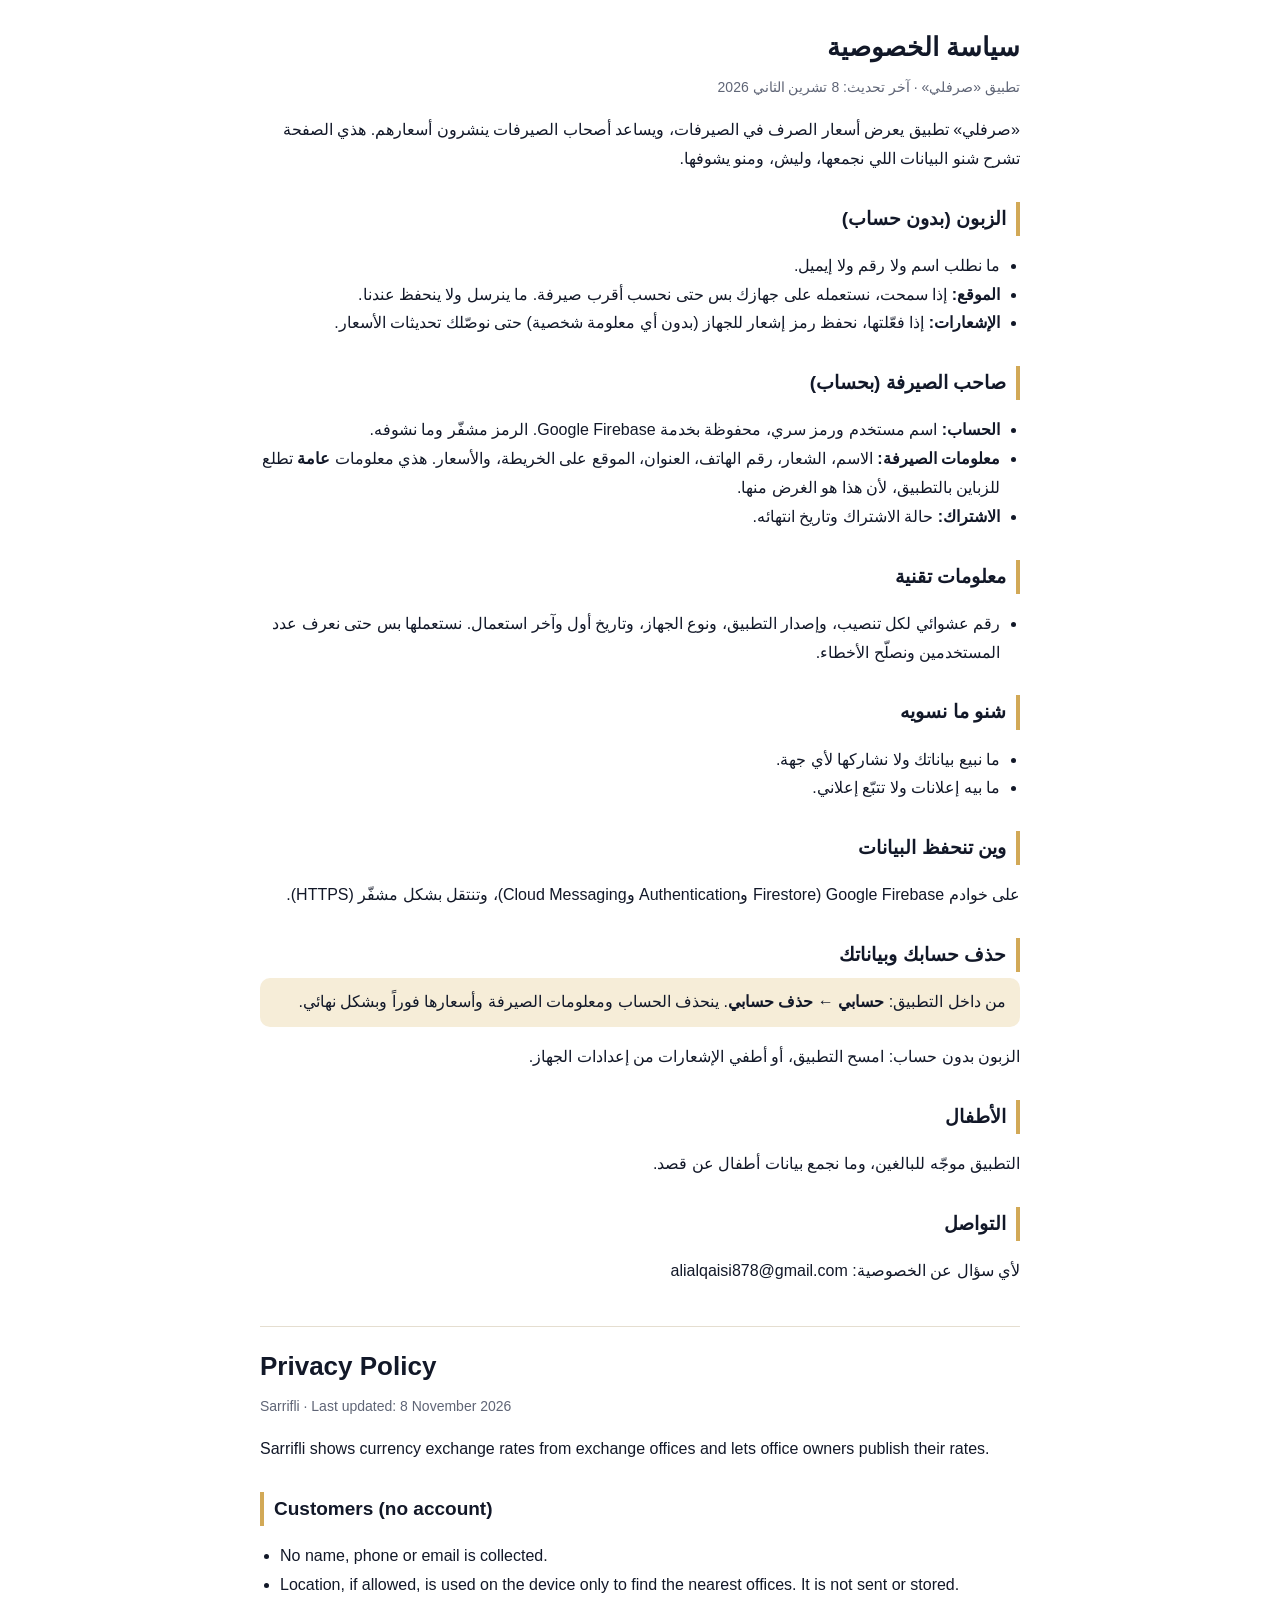
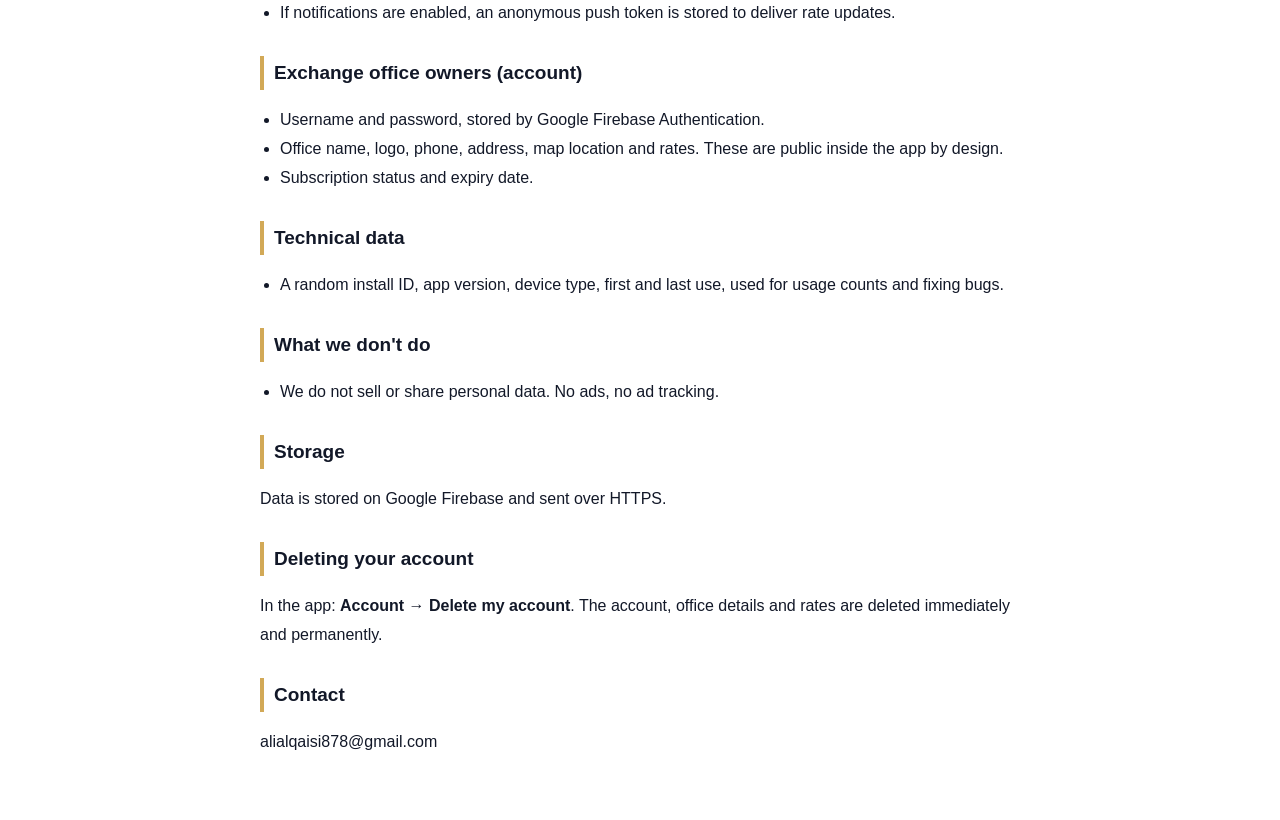
<file: privacy.html>
<!doctype html>
<html lang="ar" dir="rtl">
<head>
<meta charset="utf-8">
<meta name="viewport" content="width=device-width,initial-scale=1">
<title>سياسة الخصوصية · صرفلي</title>
<style>
:root{--ink:#121828;--muted:#5F6576;--line:#E5DED0;--brass:#D2A957;--bg:#FFFFFF;--soft:#F6EDD8}
@media (prefers-color-scheme:dark){:root{--ink:#EDEAE3;--muted:#A3A7B3;--line:#2A3146;--bg:#0E1424;--soft:#1A2236}}
body{margin:0;background:var(--bg);color:var(--ink);font:16px/1.8 "Segoe UI",Tahoma,"Noto Naskh Arabic",sans-serif}
main{max-width:760px;margin:0 auto;padding:24px 16px 48px}
h1{margin:0 0 4px;font-size:26px}h2{font-size:19px;margin:28px 0 6px;border-right:4px solid var(--brass);padding-right:10px}
.muted{color:var(--muted);font-size:14px}ul{padding-right:20px}
.en{direction:ltr;text-align:left;border-top:1px solid var(--line);margin-top:40px;padding-top:16px}
.en h2{border-right:0;border-left:4px solid var(--brass);padding:0 0 0 10px}.en ul{padding:0 0 0 20px}
.box{background:var(--soft);border-radius:10px;padding:10px 14px}
</style>
</head>
<body><main>
<h1>سياسة الخصوصية</h1>
<div class="muted">تطبيق «صرفلي» · آخر تحديث: 8 تشرين الثاني 2026</div>

<p>«صرفلي» تطبيق يعرض أسعار الصرف في الصيرفات، ويساعد أصحاب الصيرفات ينشرون أسعارهم. هذي الصفحة تشرح شنو البيانات اللي نجمعها، وليش، ومنو يشوفها.</p>

<h2>الزبون (بدون حساب)</h2>
<ul>
<li>ما نطلب اسم ولا رقم ولا إيميل.</li>
<li><b>الموقع:</b> إذا سمحت، نستعمله على جهازك بس حتى نحسب أقرب صيرفة. ما ينرسل ولا ينحفظ عندنا.</li>
<li><b>الإشعارات:</b> إذا فعّلتها، نحفظ رمز إشعار للجهاز (بدون أي معلومة شخصية) حتى نوصّلك تحديثات الأسعار.</li>
</ul>

<h2>صاحب الصيرفة (بحساب)</h2>
<ul>
<li><b>الحساب:</b> اسم مستخدم ورمز سري، محفوظة بخدمة Google Firebase. الرمز مشفّر وما نشوفه.</li>
<li><b>معلومات الصيرفة:</b> الاسم، الشعار، رقم الهاتف، العنوان، الموقع على الخريطة، والأسعار. هذي معلومات <b>عامة</b> تطلع للزباين بالتطبيق، لأن هذا هو الغرض منها.</li>
<li><b>الاشتراك:</b> حالة الاشتراك وتاريخ انتهائه.</li>
</ul>

<h2>معلومات تقنية</h2>
<ul>
<li>رقم عشوائي لكل تنصيب، وإصدار التطبيق، ونوع الجهاز، وتاريخ أول وآخر استعمال. نستعملها بس حتى نعرف عدد المستخدمين ونصلّح الأخطاء.</li>
</ul>

<h2>شنو ما نسويه</h2>
<ul>
<li>ما نبيع بياناتك ولا نشاركها لأي جهة.</li>
<li>ما بيه إعلانات ولا تتبّع إعلاني.</li>
</ul>

<h2>وين تنحفظ البيانات</h2>
<p>على خوادم Google Firebase (Firestore وAuthentication وCloud Messaging)، وتنتقل بشكل مشفّر (HTTPS).</p>

<h2>حذف حسابك وبياناتك</h2>
<div class="box">من داخل التطبيق: <b>حسابي ← حذف حسابي</b>. ينحذف الحساب ومعلومات الصيرفة وأسعارها فوراً وبشكل نهائي.</div>
<p>الزبون بدون حساب: امسح التطبيق، أو أطفي الإشعارات من إعدادات الجهاز.</p>

<h2>الأطفال</h2>
<p>التطبيق موجّه للبالغين، وما نجمع بيانات أطفال عن قصد.</p>

<h2>التواصل</h2>
<p id="contact">لأي سؤال عن الخصوصية: <span>alialqaisi878@gmail.com</span></p>

<section class="en">
<h1>Privacy Policy</h1>
<div class="muted">Sarrifli · Last updated: 8 November 2026</div>
<p>Sarrifli shows currency exchange rates from exchange offices and lets office owners publish their rates.</p>
<h2>Customers (no account)</h2>
<ul><li>No name, phone or email is collected.</li>
<li>Location, if allowed, is used on the device only to find the nearest offices. It is not sent or stored.</li>
<li>If notifications are enabled, an anonymous push token is stored to deliver rate updates.</li></ul>
<h2>Exchange office owners (account)</h2>
<ul><li>Username and password, stored by Google Firebase Authentication.</li>
<li>Office name, logo, phone, address, map location and rates. These are public inside the app by design.</li>
<li>Subscription status and expiry date.</li></ul>
<h2>Technical data</h2>
<ul><li>A random install ID, app version, device type, first and last use, used for usage counts and fixing bugs.</li></ul>
<h2>What we don't do</h2>
<ul><li>We do not sell or share personal data. No ads, no ad tracking.</li></ul>
<h2>Storage</h2>
<p>Data is stored on Google Firebase and sent over HTTPS.</p>
<h2>Deleting your account</h2>
<p>In the app: <b>Account → Delete my account</b>. The account, office details and rates are deleted immediately and permanently.</p>
<h2>Contact</h2>
<p>alialqaisi878@gmail.com</p>
</section>
</main></body>
</html>
</file>
